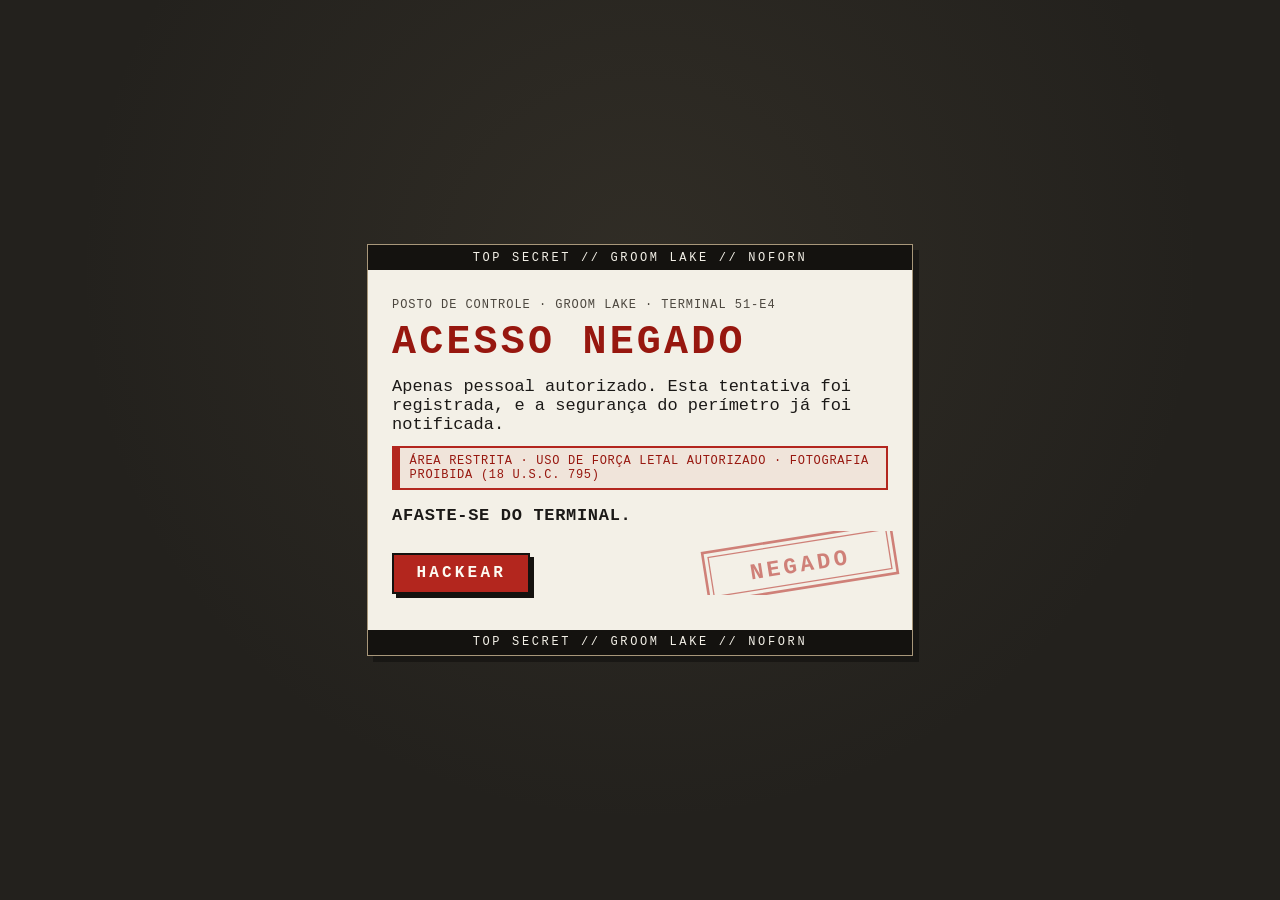
<file: index.html>
<!DOCTYPE html>
<html lang="pt-BR">
<head>
    <meta charset="UTF-8">
    <meta name="viewport" content="width=device-width, initial-scale=1.0">
    <title>Quadro de Tarefas — Desenvolvimento Front-End</title>

    <!-- O GitHub Pages publica a raiz do repositório, e a aplicação vive na
         pasta `to-do-List/`. Esta página é o posto de controle da URL
         curta: uma tela de "acesso negado" no tema do dossiê, que não abre
         nada sozinha. Só o botão "Hackear" leva ao quadro, depois de encenar
         uma invasão no terminal âmbar (o mesmo da região de resultados) e
         de uma chuva de código em tela cheia, enquanto o dossiê é extraído.

         A mesma página faz o caminho de volta. O botão "Fugir" do quadro
         abre `../#fuga`: com esse fragmento, a tela encena primeiro a
         destruição das provas e só então mostra o posto de controle de
         novo, com o acesso negado. O fragmento é apagado da URL na hora
         (history.replaceState), para um recarregamento mostrar só o posto.

         O botão "Hackear" é um link para `to-do-List/`: sem JavaScript ele
         abre o quadro direto, e com JavaScript o clique é interceptado para
         rodar a encenação antes. A navegação usa `location.replace` nos
         dois sentidos, e por isso o site ocupa uma única entrada no
         histórico: o "voltar" do navegador nunca devolve ao arquivo sem
         passar pelo "Hackear", nem repete a fuga. -->
    <link rel="canonical" href="to-do-List/">

    <!-- Estilo embutido, e curto: qualquer arquivo externo aqui seria uma
         requisição a mais antes de a tela aparecer. Por isso também não há
         fonte remota: Courier já está instalada em qualquer sistema. -->
    <style>
        :root {
            --mesa: #23211d;
            --papel: #f3f0e7;
            --tinta: #1b1917;
            --tinta-fraca: #4c473f;
            --tarja: #14120f;
            --carimbo: #b3261e;
            --carimbo-texto: #97170f;
            --concedido: #1f5c34;
            --crt-bg: #14150f;
            --crt-texto: #ffb000;
        }

        [hidden] { display: none !important; }

        body {
            margin: 0;
            min-height: 100vh;
            display: grid;
            place-items: center;
            padding: 1.5rem;
            box-sizing: border-box;
            font-family: "Courier New", Courier, monospace;
            font-size: 1.0625rem;
            background-color: var(--mesa);
            background-image: radial-gradient(ellipse at 50% 30%, rgba(120, 108, 84, 0.16), transparent 62%);
            color: var(--tinta);
        }

        main {
            width: min(100%, 34rem);
            background: var(--papel);
            border: 1px solid #a8977a;
            box-shadow: 6px 6px 0 rgba(0, 0, 0, 0.35);
        }

        .faixa {
            margin: 0;
            padding: 0.35rem 1rem;
            background: var(--tarja);
            color: var(--papel);
            font-size: 0.75rem;
            letter-spacing: 0.22em;
            text-align: center;
            text-transform: uppercase;
            overflow-wrap: anywhere;
        }

        .miolo { padding: 1.75rem 1.5rem; }

        .controle {
            margin: 0 0 0.5rem;
            color: var(--tinta-fraca);
            font-size: 0.75rem;
            letter-spacing: 0.08em;
            text-transform: uppercase;
        }

        h1 {
            margin: 0 0 0.75rem;
            font-size: clamp(1.75rem, 1.2rem + 2.5vw, 2.5rem);
            letter-spacing: 0.08em;
            text-transform: uppercase;
            color: var(--carimbo-texto);
        }

        /* Durante uma encenação o título fica em tinta comum; ao terminar,
           no verde da tinta de carimbo de "concluída" do quadro. */
        h1.andamento { color: var(--tinta); }
        h1.sucesso { color: var(--concedido); }

        p { margin: 0.5rem 0; }

        /* Placa do perímetro de Groom Lake, como na aplicação: fundo claro,
           tarja vermelha, caixa alta. O texto é o da sinalização real. */
        .aviso {
            margin-top: 0.75rem;
            padding: 0.35rem 0.6rem;
            border: 2px solid var(--carimbo);
            border-left-width: 8px;
            background: rgba(179, 38, 30, 0.06);
            color: var(--carimbo-texto);
            font-size: 0.75rem;
            letter-spacing: 0.06em;
            text-transform: uppercase;
        }

        .ordem {
            margin-top: 1rem;
            font-weight: 700;
            letter-spacing: 0.04em;
            text-transform: uppercase;
        }

        /* Carimbo de borracha NEGADO, em SVG embutido: imagem, e por isso
           nenhum leitor de tela tem o que anunciar aqui. Some junto com a
           tela de acesso negado. */
        #negado { position: relative; }

        #negado::after {
            content: "";
            position: absolute;
            right: -0.75rem;
            bottom: -0.25rem;
            width: 200px;
            height: 70px;
            opacity: 0.55;
            pointer-events: none;
            background: url("data:image/svg+xml,%3Csvg xmlns='http://www.w3.org/2000/svg' width='230' height='74' viewBox='0 0 230 74'%3E%3Cg transform='rotate(-9 115 37)'%3E%3Crect x='5' y='8' width='220' height='58' fill='none' stroke='%23b3261e' stroke-width='3'/%3E%3Crect x='11' y='14' width='208' height='46' fill='none' stroke='%23b3261e' stroke-width='1.5'/%3E%3Ctext x='115' y='47' fill='%23b3261e' font-family='Courier New,monospace' font-size='26' font-weight='700' letter-spacing='4' text-anchor='middle'%3ENEGADO%3C/text%3E%3C/g%3E%3C/svg%3E") no-repeat center / contain;
        }

        .botao {
            display: inline-block;
            margin-top: 1.25rem;
            padding: 0.6rem 1.4rem;
            border: 2px solid var(--tarja);
            background: var(--carimbo);
            color: #fdfaf2;
            font-size: 1rem;
            font-weight: 700;
            letter-spacing: 0.2em;
            text-transform: uppercase;
            text-decoration: none;
            box-shadow: 4px 4px 0 var(--tarja);
            cursor: pointer;
        }

        .botao:hover { background: var(--carimbo-texto); }

        .botao:active {
            transform: translate(4px, 4px);
            box-shadow: 0 0 0 var(--tarja);
        }

        .botao:focus-visible {
            outline: 3px solid var(--tarja);
            outline-offset: 2px;
        }

        /* Terminal âmbar das encenações: o mesmo monitor da região de
           resultados do quadro. A altura mínima cabe as quatro linhas desde
           o início, para a caixa não crescer a cada linha. */
        .terminal {
            margin: 0.75rem 0 0;
            padding: 1rem 1.1rem;
            min-height: 8rem;
            list-style: none;
            background: var(--crt-bg);
            color: var(--crt-texto);
            font-size: 0.9375rem;
            line-height: 1.5;
            box-shadow: inset 0 0 0 1px rgba(255, 176, 0, 0.25);
        }

        .terminal li {
            margin: 0;
            overflow-wrap: anywhere;
        }

        .terminal li::before { content: "> "; }

        .terminal li:last-child::after {
            content: " \2588";
            animation: piscando 1s steps(1, end) infinite;
        }

        .terminal li.destaque {
            color: #fff3c4;
            font-weight: 700;
        }

        @keyframes piscando {
            50% { opacity: 0; }
        }

        /* Chuva de código: a tela cheia entre a invasão no terminal e o
           dossiê. Fica em posição fixa, por cima de tudo, para o posto de
           controle não aparecer por baixo. O <canvas> desenha em pixels, e
           por isso recebe o tamanho da janela pelo CSS e a resolução real
           pelo JavaScript. */
        .chuva {
            position: fixed;
            inset: 0;
            z-index: 10;
            background: var(--crt-bg);
        }

        .chuva canvas {
            display: block;
            width: 100%;
            height: 100%;
        }

        /* Legenda no meio da tela, com o andamento da extração. A tarja
           escura por baixo mantém o texto legível quando um punhado de
           glifos passa atrás dele. */
        .chuva-legenda {
            position: absolute;
            left: 50%;
            top: 50%;
            transform: translate(-50%, -50%);
            margin: 0;
            padding: 0.65rem 1.1rem;
            max-width: min(90vw, 26rem);
            background: rgba(20, 21, 15, 0.82);
            box-shadow: inset 0 0 0 1px rgba(255, 176, 0, 0.35);
            color: var(--crt-texto);
            font-size: 0.9375rem;
            letter-spacing: 0.12em;
            text-align: center;
            text-transform: uppercase;
            overflow-wrap: anywhere;
        }

        .chuva-legenda b { color: #fff3c4; }

        @media (max-width: 30rem) {
            /* Em tela estreita o carimbo cairia em cima do botão. */
            #negado::after { display: none; }

            .botao {
                display: block;
                text-align: center;
            }
        }

        @media (prefers-reduced-motion: reduce) {
            .terminal li:last-child::after { animation: none; }
        }
    </style>
</head>
<body>
    <main>
        <p class="faixa" aria-hidden="true">Top secret // Groom Lake // Noforn</p>

        <div class="miolo">
            <p class="controle">Posto de controle &middot; Groom Lake &middot; terminal 51-E4</p>
            <h1 id="titulo">Acesso negado</h1>

            <div id="negado">
                <p>Apenas pessoal autorizado. Esta tentativa foi registrada, e a segurança do perímetro já foi notificada.</p>
                <p class="aviso">Área restrita &middot; uso de força letal autorizado &middot; fotografia proibida (18 U.S.C. 795)</p>
                <p class="ordem">Afaste-se do terminal.</p>
                <p><a class="botao" id="hackear" href="to-do-List/">Hackear</a></p>
            </div>

            <ol id="terminal" class="terminal" aria-live="polite" hidden></ol>
        </div>

        <p class="faixa" aria-hidden="true">Top secret // Groom Lake // Noforn</p>
    </main>

    <!-- Chuva de código, o intervalo entre a invasão e o dossiê. É
         decoração: `aria-hidden` mantém os glifos fora do leitor de tela,
         que acabou de ouvir no terminal o que está acontecendo. Começa
         escondida, e só o JavaScript a mostra. -->
    <div id="chuva" class="chuva" hidden aria-hidden="true">
        <canvas id="chuva-tela"></canvas>
        <p class="chuva-legenda"><span id="chuva-texto">Extraindo o dossiê 51-E4</span> <b id="chuva-conta">0%</b></p>
    </div>

    <script>
        /* Duas encenações no mesmo terminal, uma linha por vez:

             - a invasão, no clique em "Hackear", que termina abrindo o quadro;
             - a fuga, quando a página abre com `#fuga` (o botão "Fugir" do
               quadro), que termina mostrando o posto de controle de novo. */
        (function () {
            var botao = document.getElementById('hackear');
            var titulo = document.getElementById('titulo');
            var negado = document.getElementById('negado');
            var terminal = document.getElementById('terminal');
            var chuva = document.getElementById('chuva');

            var INTERVALO = 400;   /* ms entre uma linha e a próxima */
            var PAUSA_FINAL = 700; /* ms com a última linha na tela antes de seguir */

            /* Esconde o posto de controle, escreve os passos no terminal e,
               depois da pausa final, chama `aoTerminar`. */
            function encenar(cena) {
                negado.hidden = true;
                terminal.textContent = '';
                terminal.hidden = false;
                titulo.textContent = cena.tituloDurante;
                titulo.className = 'andamento';

                cena.passos.forEach(function (texto, indice) {
                    var ultimo = indice === cena.passos.length - 1;

                    setTimeout(function () {
                        var linha = document.createElement('li');
                        linha.textContent = texto;
                        if (ultimo) {
                            linha.className = 'destaque';
                            titulo.textContent = cena.tituloFinal;
                            titulo.className = 'sucesso';
                        }
                        terminal.appendChild(linha);

                        if (ultimo) {
                            setTimeout(cena.aoTerminar, PAUSA_FINAL);
                        }
                    }, INTERVALO * (indice + 1));
                });
            }

            /* Volta ao posto de controle, com o acesso negado de novo. */
            function mostrarPosto() {
                terminal.hidden = true;
                terminal.textContent = '';
                titulo.textContent = 'Acesso negado';
                titulo.className = '';
                negado.hidden = false;
            }

            /* A chuva de código: o intervalo entre a invasão no terminal e o
               dossiê. Uma tela cheia de glifos caindo, desenhada num
               <canvas> em vez de elementos — são centenas de desenhos por
               segundo, e cada glifo como elemento custaria recalcular o
               layout da página inteira a cada quadro.

               O rastro não é guardado em lugar nenhum: a cada quadro a tela
               leva uma demão quase transparente da cor do fundo, e o que foi
               desenhado antes vai sumindo sozinho. */
            function chuvaDeCodigo(aoTerminar) {
                /* Katakana de meia largura, algarismos e sinais: glifos de
                   largura parecida, para as colunas ficarem alinhadas. */
                var GLIFOS = 'ｱｲｳｴｵｶｷｸｹｺｻｼｽｾｿﾀﾁﾂﾃﾄﾅﾆﾇﾈﾉﾊﾋﾌﾍﾎﾏﾐﾑﾒﾓﾔﾕﾖﾗﾘﾙﾚﾛﾜﾝ0123456789#%&*+=<>[]{}$@';
                /* px entre duas colunas, e entre dois glifos. Em tela
                   estreita o passo encolhe: com 18px sobrariam umas vinte
                   colunas num celular, e a chuva ficaria rala. */
                var PASSO = window.innerWidth < 480 ? 14 : 18;
                var QUADRO = 55;      /* ms entre dois avanços da chuva */
                var DURACAO = 2600;   /* ms de chuva até chegar a 100% */
                var PAUSA = 600;      /* ms com a chuva cheia antes do dossiê */
                var COR_CABECA = '#fff3c4';
                var COR_RASTRO = '#ffb000';

                /* Quem pediu menos movimento não recebe chuva nenhuma: tela
                   inteira de glifos caindo é exatamente o tipo de animação
                   que a preferência `prefers-reduced-motion` dispensa. */
                if (window.matchMedia && window.matchMedia('(prefers-reduced-motion: reduce)').matches) {
                    aoTerminar();
                    return;
                }

                var tela = document.getElementById('chuva-tela');
                var legenda = document.getElementById('chuva-texto');
                var contador = document.getElementById('chuva-conta');
                var contexto = tela.getContext ? tela.getContext('2d') : null;

                /* Sem contexto 2d a chuva simplesmente não acontece, e o
                   dossiê abre do mesmo jeito. */
                if (!contexto) {
                    aoTerminar();
                    return;
                }

                chuva.hidden = false;

                var largura = 0;
                var altura = 0;
                var colunas = 0;
                var gotas = [];
                var comecou = 0;
                var ultimoQuadro = 0;
                var mostrado = -1;
                var pedido = 0;

                function glifo() {
                    return GLIFOS.charAt(Math.floor(Math.random() * GLIFOS.length));
                }

                function dimensionar() {
                    /* Em tela de alta densidade o <canvas> precisa de mais
                       pixels do que o CSS pede, senão o glifo sai borrado. O
                       teto de 2 evita desenhar nove vezes a mesma tela num
                       aparelho de densidade 3. */
                    var densidade = Math.min(window.devicePixelRatio || 1, 2);

                    largura = tela.clientWidth;
                    altura = tela.clientHeight;
                    tela.width = Math.round(largura * densidade);
                    tela.height = Math.round(altura * densidade);

                    /* Mexer em width/height zera o contexto: escala, fonte,
                       alinhamento e cor precisam ser ditos de novo. */
                    contexto.setTransform(densidade, 0, 0, densidade, 0, 0);
                    contexto.font = PASSO + 'px "Courier New", Courier, monospace';
                    contexto.textBaseline = 'top';
                    contexto.fillStyle = '#14150f';
                    contexto.fillRect(0, 0, largura, altura);

                    var linhas = Math.ceil(altura / PASSO);
                    var novas = Math.ceil(largura / PASSO);
                    for (var i = colunas; i < novas; i++) {
                        /* Cada coluna nova começa numa altura sorteada, do
                           topo ao rodapé: a chuva já aparece no meio do
                           caminho, em tela cheia, em vez de todas as colunas
                           caírem em bloco a partir da primeira linha. */
                        gotas[i] = Math.floor(Math.random() * (linhas + 20)) - 20;
                    }
                    colunas = novas;
                }

                function desenhar() {
                    contexto.fillStyle = 'rgba(20, 21, 15, 0.09)';
                    contexto.fillRect(0, 0, largura, altura);

                    for (var i = 0; i < colunas; i++) {
                        var x = i * PASSO;
                        var y = gotas[i] * PASSO;

                        contexto.fillStyle = COR_CABECA;
                        contexto.fillText(glifo(), x, y);

                        /* O glifo de cima é repintado em âmbar: sem isso o
                           rastro desbotaria a partir do branco da cabeça, e a
                           tela perderia a cor do terminal. */
                        contexto.fillStyle = COR_RASTRO;
                        contexto.fillText(glifo(), x, y - PASSO);

                        gotas[i]++;

                        /* Coluna que passou do rodapé recomeça — mas não
                           todas de uma vez: o sorteio espalha os recomeços. */
                        if (y > altura && Math.random() > 0.975) gotas[i] = 0;
                    }
                }

                function terminar() {
                    window.cancelAnimationFrame(pedido);
                    window.removeEventListener('resize', dimensionar);
                    aoTerminar();
                }

                /* Um único relógio para as duas coisas: o navegador chama
                   `quadro` a cada atualização de tela, e é dali que saem
                   tanto o ritmo da chuva quanto a contagem da extração. */
                function quadro(agora) {
                    if (!comecou) {
                        comecou = agora;
                        ultimoQuadro = agora - QUADRO;
                    }

                    if (agora - ultimoQuadro >= QUADRO) {
                        ultimoQuadro = agora;
                        desenhar();
                    }

                    var porcento = Math.min(Math.floor((agora - comecou) / DURACAO * 100), 100);
                    if (porcento !== mostrado) {
                        mostrado = porcento;
                        contador.textContent = porcento + '%';
                        if (porcento === 100) legenda.textContent = 'Dossiê 51-E4 recuperado';
                    }

                    if (agora - comecou >= DURACAO + PAUSA) {
                        terminar();
                        return;
                    }

                    pedido = window.requestAnimationFrame(quadro);
                }

                dimensionar();
                window.addEventListener('resize', dimensionar);
                pedido = window.requestAnimationFrame(quadro);
            }

            /* A invasão. Clique com modificador (nova aba, nova janela) segue
               o link normal. */
            botao.addEventListener('click', function (evento) {
                if (evento.ctrlKey || evento.metaKey || evento.shiftKey || evento.altKey || evento.button !== 0) {
                    return;
                }
                evento.preventDefault();

                encenar({
                    tituloDurante: 'Invadindo o arquivo',
                    tituloFinal: 'Acesso concedido',
                    passos: [
                        'conectando ao terminal de acesso… ok',
                        'contornando o perímetro… ok',
                        'quebrando a cifra do arquivo 51-E4… ok',
                        'ACESSO CONCEDIDO. abrindo o dossiê…'
                    ],
                    aoTerminar: function () {
                        chuvaDeCodigo(function () { location.replace(botao.href); });
                    }
                });
            });

            /* A fuga. O fragmento sai da URL na hora, para um recarregamento
               mostrar só o posto de controle. */
            if (location.hash === '#fuga') {
                history.replaceState(null, '', location.pathname + location.search);

                encenar({
                    tituloDurante: 'Abandonando o arquivo',
                    tituloFinal: 'Fuga concluída',
                    passos: [
                        'apagando o registro de acesso… ok',
                        'destruindo as provas… ok',
                        'queimando as cópias do dossiê 51-E4… ok',
                        'FUGA CONCLUÍDA. saindo pelo perímetro…'
                    ],
                    aoTerminar: mostrarPosto
                });
            }
        }());
    </script>
</body>
</html>
</file>
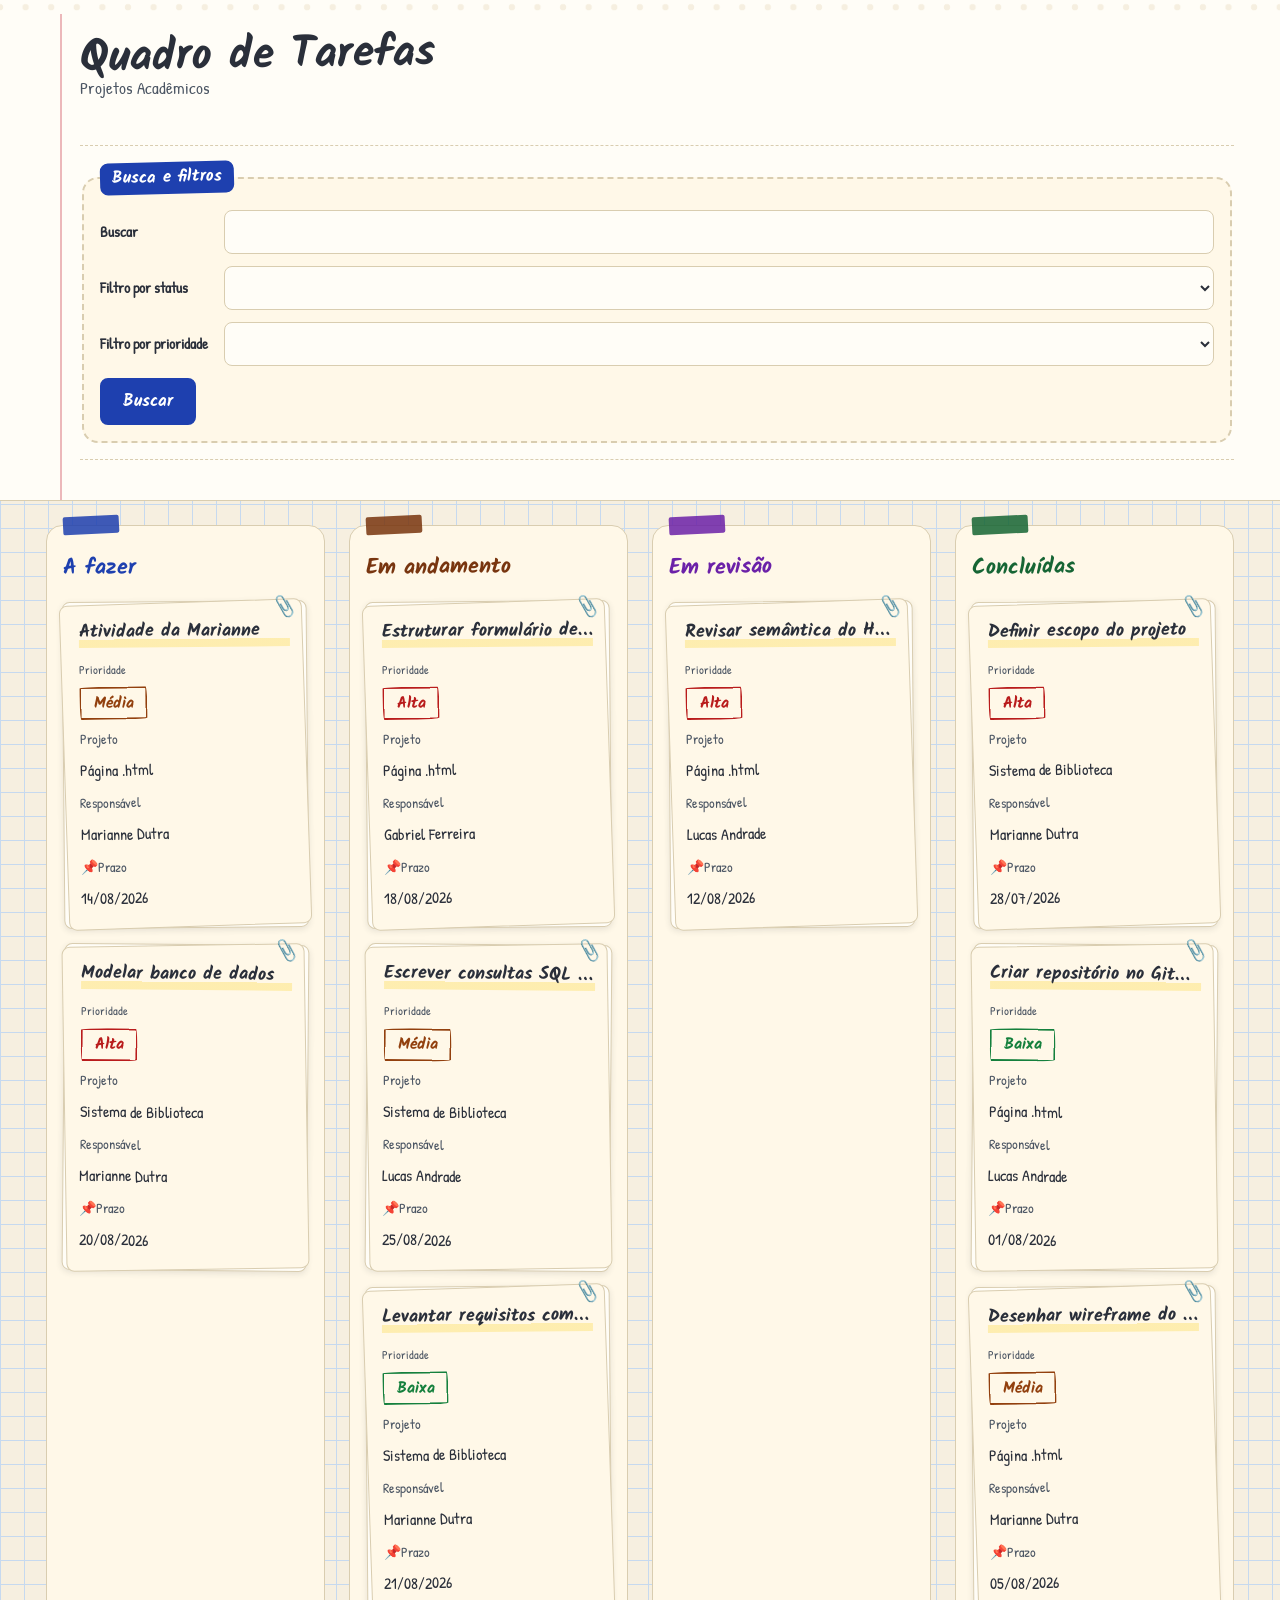
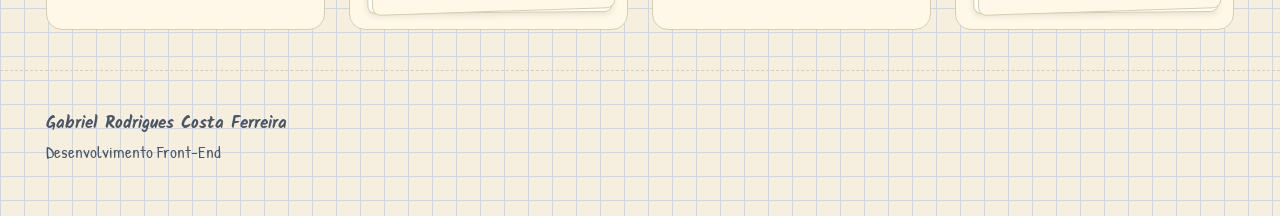
<file: tarefa-05-08/index.html>
<!DOCTYPE html>
<html lang="pt-BR">
<head>
    <meta charset="UTF-8">
    <meta name="viewport" content="width=device-width, initial-scale=1.0">
    <title>Quadro de Tarefas — Projetos Acadêmicos</title>
    <link rel="preconnect" href="https://fonts.googleapis.com">
    <link rel="preconnect" href="https://fonts.gstatic.com" crossorigin>
    <link href="https://fonts.googleapis.com/css2?family=Kalam:wght@400;700&family=Patrick+Hand&display=swap" rel="stylesheet">
    <link rel="stylesheet" href="styles.css">
</head>
<body>
    <header>
        <h1>Quadro de Tarefas</h1>
        <p>Projetos Acadêmicos</p>
        <br>
        <hr>
        <search>
            <form action="">
                <fieldset>
                    <legend>Busca e filtros</legend>

                    <label for="busca">Buscar</label>
                    <input type="text" name="busca" id="busca">

                    <label for="stts">Filtro por status</label>
                    <select name="status" id="stts">
                        <option value=""></option>
                        <option value="fazer">A fazer</option>
                        <option value="andamento">Em andamento</option>
                        <option value="revisao">Em revisão</option>
                        <option value="concluida">Concluída</option>
                    </select>

                    <label for="prop">Filtro por prioridade</label>
                    <select name="prop" id="prop">
                        <option value=""></option>
                        <option value="baixa">Baixa</option>
                        <option value="media">Média</option>
                        <option value="alta">Alta</option>
                    </select>

                    <button type="submit">Buscar</button>
                </fieldset>
            </form>
        </search>
        <hr>
    </header>

    <main>

        <section class="afazer" aria-labelledby="col-fazer">
            <h2 id="col-fazer">A fazer</h2>
            <ul>
                <li><article>
                    <h3>Atividade da Marianne</h3>
                    <dl>
                        <dt>Projeto</dt>
                        <dd>Página .html</dd>

                        <dt>Responsável</dt>
                        <dd>Marianne Dutra</dd>

                        <dt>Prazo</dt>
                        <dd>14/08/2026</dd>

                        <dt>Prioridade</dt>
                        <dd class="prioridade-media">Média</dd>
                    </dl>

                </article></li>

                <li><article>
                    <h3>Modelar banco de dados</h3>
                    <dl>
                        <dt>Projeto</dt>
                        <dd>Sistema de Biblioteca</dd>

                        <dt>Responsável</dt>
                        <dd>Marianne Dutra</dd>

                        <dt>Prazo</dt>
                        <dd><time datetime="2026-08-20">20/08/2026</time></dd>

                        <dt>Prioridade</dt>
                        <dd class="prioridade-alta">Alta</dd>
                    </dl>
                </article></li>
            </ul>
        </section>

        <section class="emandamento" aria-labelledby="col-andamento">
            <h2 id="col-andamento">Em andamento</h2>
            <ul>
                <li>
                    <article>
                        <h3>Estruturar formulário de cadastro</h3>
                        <dl>
                            <dt>Projeto</dt>
                            <dd>Página .html</dd>

                            <dt>Responsável</dt>
                            <dd>Gabriel Ferreira</dd>

                            <dt>Prazo</dt>
                            <dd><time datetime="2026-08-18">18/08/2026</time></dd>

                            <dt>Prioridade</dt>
                            <dd class="prioridade-alta">Alta</dd>
                        </dl>
                    </article>
                </li>

                <li>
                    <article>
                        <h3>Escrever consultas SQL de empréstimo</h3>
                        <dl>
                            <dt>Projeto</dt>
                            <dd>Sistema de Biblioteca</dd>

                            <dt>Responsável</dt>
                            <dd>Lucas Andrade</dd>

                            <dt>Prazo</dt>
                            <dd><time datetime="2026-08-25">25/08/2026</time></dd>

                            <dt>Prioridade</dt>
                            <dd class="prioridade-media">Média</dd>
                        </dl>
                    </article>
                </li>

                <li>
                    <article>
                        <h3>Levantar requisitos com o cliente</h3>
                        <dl>
                            <dt>Projeto</dt>
                            <dd>Sistema de Biblioteca</dd>

                            <dt>Responsável</dt>
                            <dd>Marianne Dutra</dd>

                            <dt>Prazo</dt>
                            <dd><time datetime="2026-08-21">21/08/2026</time></dd>

                            <dt>Prioridade</dt>
                            <dd class="prioridade-baixa">Baixa</dd>
                        </dl>
                    </article>
                </li>
            </ul>

        </section>

        <section class="emrevisao" aria-labelledby="col-revisao">
            <h2 id="col-revisao">Em revisão</h2>
            <ul>
                <li>
                    <article>
                        <h3>Revisar semântica do HTML</h3>
                        <dl>
                            <dt>Projeto</dt>
                            <dd>Página .html</dd>

                            <dt>Responsável</dt>
                            <dd>Lucas Andrade</dd>

                            <dt>Prazo</dt>
                            <dd><time datetime="2026-08-12">12/08/2026</time></dd>

                            <dt>Prioridade</dt>
                            <dd class="prioridade-alta">Alta</dd>
                        </dl>
                    </article>
                </li>
            </ul>
        </section>

        <section class="concluidas" aria-labelledby="col-concluida">
            <h2 id="col-concluida">Concluídas</h2>
            <ul>
                <li>
                    <article>
                        <h3>Definir escopo do projeto</h3>
                        <dl>
                            <dt>Projeto</dt>
                            <dd>Sistema de Biblioteca</dd>

                            <dt>Responsável</dt>
                            <dd>Marianne Dutra</dd>

                            <dt>Prazo</dt>
                            <dd><time datetime="2026-07-28">28/07/2026</time></dd>

                            <dt>Prioridade</dt>
                            <dd class="prioridade-alta">Alta</dd>
                        </dl>
                    </article>
                </li>

                <li>
                    <article>
                        <h3>Criar repositório no GitHub</h3>
                        <dl>
                            <dt>Projeto</dt>
                            <dd>Página .html</dd>

                            <dt>Responsável</dt>
                            <dd>Lucas Andrade</dd>

                            <dt>Prazo</dt>
                            <dd><time datetime="2026-08-01">01/08/2026</time></dd>

                            <dt>Prioridade</dt>
                            <dd class="prioridade-baixa">Baixa</dd>
                        </dl>
                    </article>
                </li>

                <li>
                    <article>
                        <h3>Desenhar wireframe do quadro</h3>
                        <dl>
                            <dt>Projeto</dt>
                            <dd>Página .html</dd>

                            <dt>Responsável</dt>
                            <dd>Marianne Dutra</dd>

                            <dt>Prazo</dt>
                            <dd><time datetime="2026-08-05">05/08/2026</time></dd>

                            <dt>Prioridade</dt>
                            <dd class="prioridade-media">Média</dd>
                        </dl>
                    </article>
                </li>
            </ul>
        </section>

    </main>
    <hr>
    <footer>
        <h2>Gabriel Rodrigues Costa Ferreira</h2>
        <p>Desenvolvimento Front-End</p>
    </footer>
    <br>
</body>
</html>
</file>
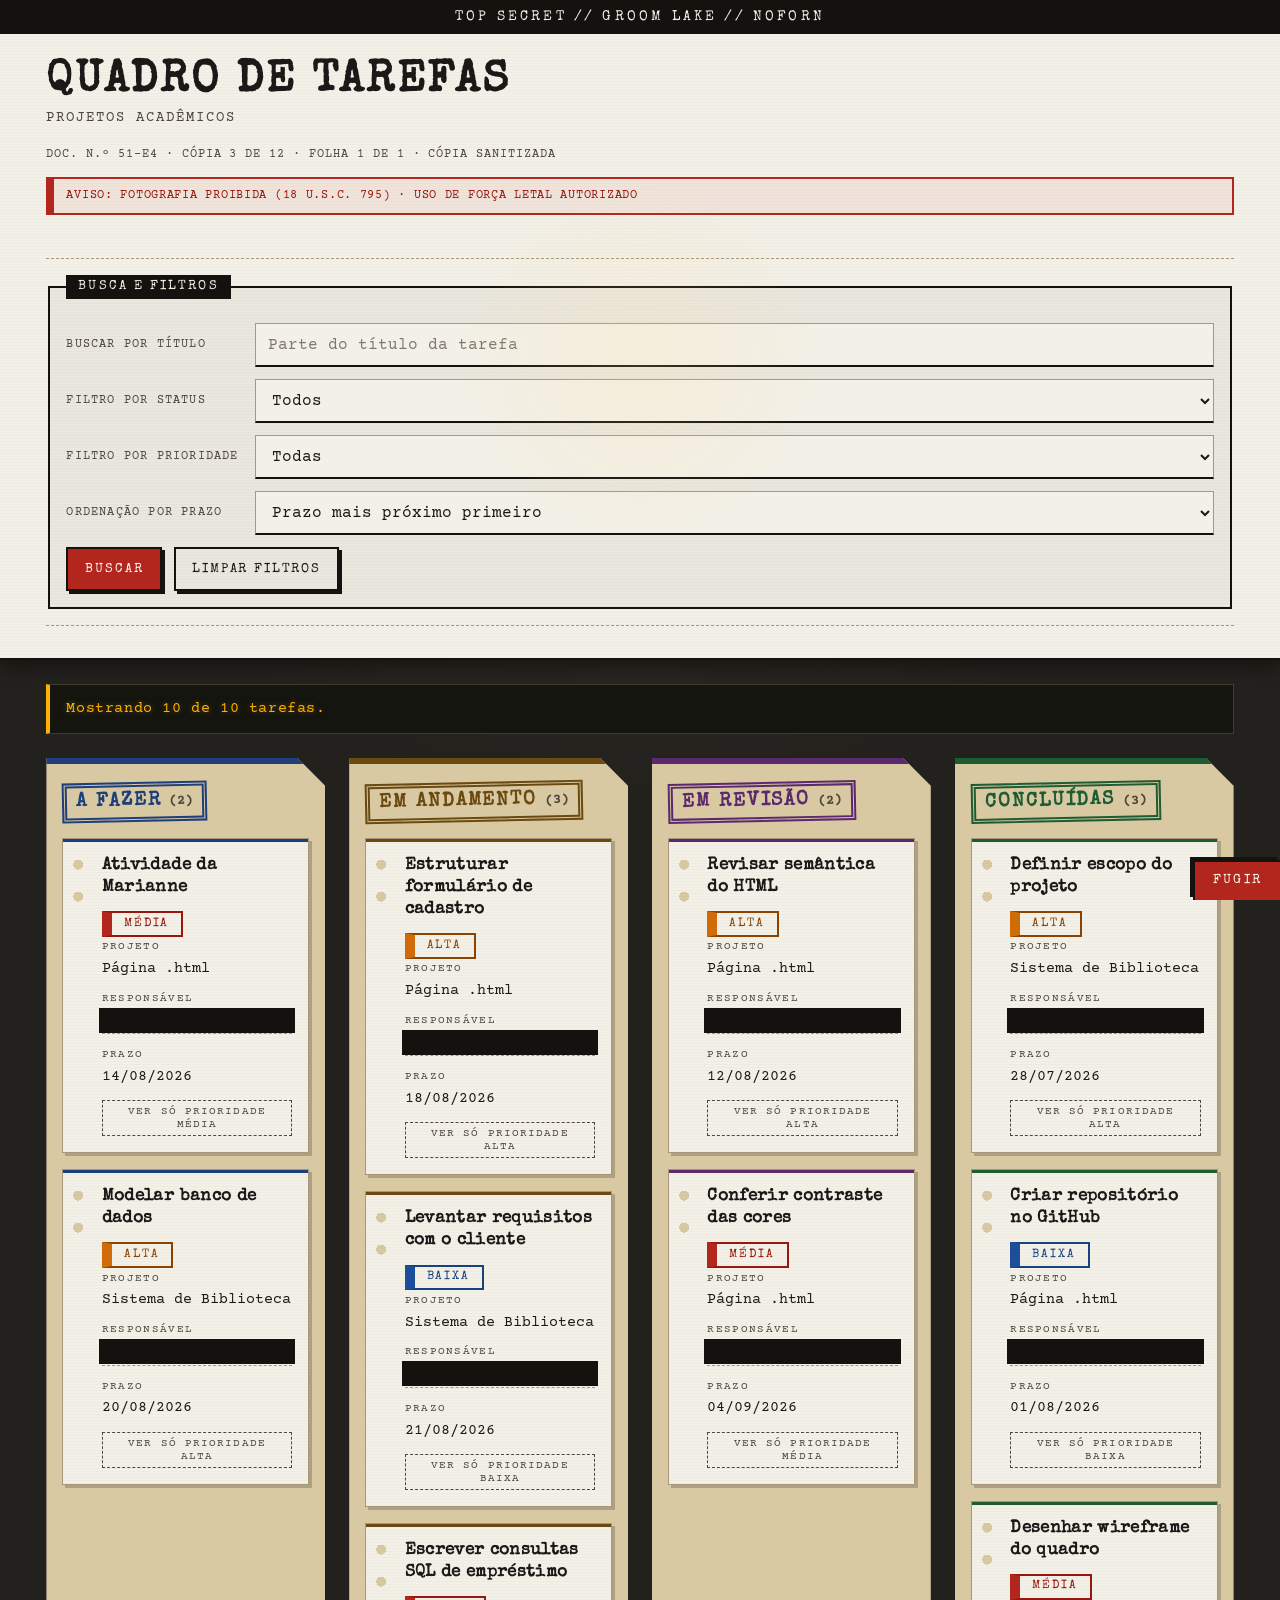
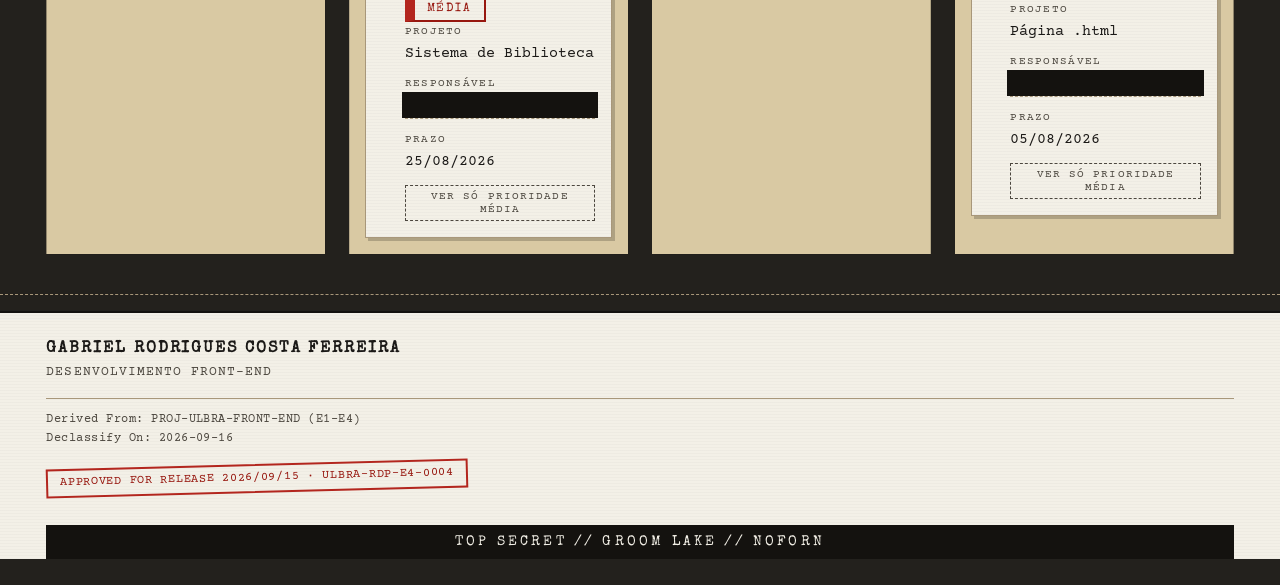
<file: to-do-List/index.html>
<!DOCTYPE html>
<html lang="pt-BR">
<head>
    <meta charset="UTF-8">
    <meta name="viewport" content="width=device-width, initial-scale=1.0">
    <title>Quadro de Tarefas — Projetos Acadêmicos</title>
    <link rel="preconnect" href="https://fonts.googleapis.com">
    <link rel="preconnect" href="https://fonts.gstatic.com" crossorigin>
    <!-- Special Elite: tipos de máquina de escrever com desgaste de tinta,
         para os carimbos e títulos. Courier Prime: o Courier redesenhado para
         tela, para o texto datilografado. Pilha de reserva em styles.css. -->
    <link href="https://fonts.googleapis.com/css2?family=Courier+Prime:ital,wght@0,400;0,700;1,400&family=Special+Elite&display=swap" rel="stylesheet">
    <link rel="stylesheet" href="styles.css">
</head>
<body>
    <header>
        <!-- Convenção real de marcação: a banner line, com a classificação
             mais alta contida no documento, aparece no cabeçalho E no pé de
             cada página. A do pé está no <footer>. -->
        <p class="faixa-classificacao" aria-hidden="true">TOP SECRET // GROOM LAKE // NOFORN</p>

        <h1>Quadro de Tarefas</h1>
        <p class="subtitulo">Projetos Acadêmicos</p>

        <p class="linha-controle" aria-hidden="true">DOC. N.º 51-E4 &middot; CÓPIA 3 DE 12 &middot; FOLHA 1 DE 1 &middot; CÓPIA SANITIZADA</p>

        <p class="aviso-perimetro" aria-hidden="true">Aviso: fotografia proibida (18 U.S.C. 795) &middot; uso de força letal autorizado</p>
        <br>
        <hr>
        <search>
            <form id="form-busca" action="">
                <fieldset>
                    <legend>Busca e filtros</legend>

                    <label for="busca">Buscar por título</label>
                    <input type="text" name="busca" id="busca" placeholder="Parte do título da tarefa" autocomplete="off">

                    <label for="stts">Filtro por status</label>
                    <select name="status" id="stts">
                        <option value="">Todos</option>
                        <option value="fazer">A fazer</option>
                        <option value="andamento">Em andamento</option>
                        <option value="revisao">Em revisão</option>
                        <option value="concluida">Concluída</option>
                    </select>

                    <label for="prop">Filtro por prioridade</label>
                    <select name="prop" id="prop">
                        <option value="">Todas</option>
                        <option value="baixa">Baixa</option>
                        <option value="media">Média</option>
                        <option value="alta">Alta</option>
                    </select>

                    <label for="ordem">Ordenação por prazo</label>
                    <select name="ordenacao" id="ordem">
                        <option value="prazo-asc">Prazo mais próximo primeiro</option>
                        <option value="prazo-desc">Prazo mais distante primeiro</option>
                    </select>

                    <!-- "Buscar" é type="submit" porque agora existe JavaScript
                         tratando o formulário: o submit é impedido e apenas manda
                         redesenhar. Assim a tecla Enter no campo de busca também
                         funciona, sem recarregar a página. A busca em si é ao vivo,
                         no evento input — o botão é uma confirmação, não a origem. -->
                    <div class="acoes-busca">
                        <button type="submit">Buscar</button>
                        <button type="button" id="limpar" class="botao-secundario">Limpar filtros</button>
                    </div>
                </fieldset>
            </form>
        </search>

        <hr>
    </header>

    <!-- Região viva: existe desde o carregamento do documento e começa VAZIA.
         Precisa estar no HTML antes de qualquer mudança, porque o leitor de
         tela só anuncia alterações de elementos que ele já estava observando.
         Um elemento criado junto com a mensagem não anuncia nada. -->
    <p id="regiao-status" class="regiao-status" role="status" aria-live="polite"></p>

    <!-- Painel dos estados de carregando, vazio e erro. -->
    <div id="painel-estado" class="painel-estado" hidden></div>

    <main>

        <section class="afazer" aria-labelledby="col-fazer" data-status="fazer">
            <h2 id="col-fazer">A fazer <span class="contador"></span></h2>
            <ul></ul>
        </section>

        <section class="emandamento" aria-labelledby="col-andamento" data-status="andamento">
            <h2 id="col-andamento">Em andamento <span class="contador"></span></h2>
            <ul></ul>
        </section>

        <section class="emrevisao" aria-labelledby="col-revisao" data-status="revisao">
            <h2 id="col-revisao">Em revisão <span class="contador"></span></h2>
            <ul></ul>
        </section>

        <section class="concluidas" aria-labelledby="col-concluida" data-status="concluida">
            <h2 id="col-concluida">Concluídas <span class="contador"></span></h2>
            <ul></ul>
        </section>

    </main>
    <hr>
    <footer>
        <h2>Gabriel Rodrigues Costa Ferreira</h2>
        <p>Desenvolvimento Front-End</p>

        <!-- Bloco de autoridade de classificação: nos documentos reais é onde
             se registra de onde a classificação foi derivada e quando ela
             cai. O selo abaixo imita o "Approved For Release" que o CREST
             estampa nas cópias liberadas por FOIA. -->
        <p class="bloco-autoridade" aria-hidden="true">Derived From: PROJ-ULBRA-FRONT-END (E1&ndash;E4)<br>Declassify On: 2026-09-16</p>

        <p class="selo-liberacao" aria-hidden="true">Approved For Release 2026/09/15 &middot; ULBRA-RDP-E4-0004</p>

        <p class="faixa-classificacao" aria-hidden="true">TOP SECRET // GROOM LAKE // NOFORN</p>
    </footer>
    <br>

    <!-- Saída de emergência: fixa no canto inferior direito da tela, fora do
         fluxo do documento e fora do ciclo de dados. É um link para a página
         raiz em modo de fuga, onde a encenação de destruir as provas termina
         no posto de controle, com o acesso negado de novo. -->
    <a class="botao-fugir" id="fugir" href="../#fuga">Fugir</a>

    <script type="module" src="js/main.js"></script>

    <!-- Módulo à parte, de propósito: só apresentação. Não é importado por
         main.js e não participa do ciclo de dados. Se falhar, a aplicação
         continua inteira — apaga-se a lanterna, nada mais. -->
    <script type="module" src="js/efeitos.js"></script>

    <!-- Idem: só troca a navegação do botão "Fugir" por `location.replace`.
         Sem ele, o botão continua funcionando como link comum. -->
    <script type="module" src="js/fugir.js"></script>
</body>
</html>
</file>
<file: tarefa-05-08/styles.css>
/* ==========================================================================
   Reset e caixa de dimensionamento
   ========================================================================== */

*,
*::before,
*::after {
  box-sizing: border-box;
}

body,
h1, h2, h3,
p, dl, dd,
ul {
  margin: 0;
}

ul {
  padding: 0;
  list-style: none;
}

hr {
  border: none;
  border-top: 1px dashed var(--color-border);
  margin-block: var(--space-3);
}

/* ==========================================================================
   Sistema de design — propriedades personalizadas
   ========================================================================== */

:root {
  /* Papel: superfície, texto e borda */
  --color-bg: #f6efe0;
  --color-surface: #fffdf7;
  --color-surface-alt: #fff8e8;
  --color-text: #2a2f3a;
  --color-text-muted: #4b5563;
  --color-border: #d9cdb0;

  /* Linhas de caderno quadriculado / pauta */
  --paper-grid-line: #c6d9ef;
  --paper-margin-line: #e08a93;

  /* Uma cor por status, como canetas diferentes */
  --color-status-fazer: #1e40af;
  --color-status-andamento: #78350f;
  --color-status-revisao: #6b21a8;
  --color-status-concluida: #166534;

  /* Cor por prioridade, como se corrigida a caneta */
  --pen-alta: #b91c1c;
  --pen-media: #92400e;
  --pen-baixa: #15803d;

  /* Escala de espaçamento */
  --space-1: 0.5rem;
  --space-2: 0.75rem;
  --space-3: 1rem;
  --space-4: 1.5rem;

  /* Raios de canto */
  --radius: 0.5rem;
  --radius-lg: 1rem;

  /* Tipografia */
  --font-hand: "Kalam", "Comic Sans MS", cursive;
  --font-note: "Patrick Hand", var(--font-hand), sans-serif;
}

/* ==========================================================================
   Base — papel quadriculado por trás de tudo
   ========================================================================== */

body {
  font-family: var(--font-note);
  font-size: 1.0625rem;
  line-height: 1.6;
  color: var(--color-text);
  background-color: var(--color-bg);
  background-image:
    linear-gradient(var(--paper-grid-line) 1px, transparent 1px),
    linear-gradient(90deg, var(--paper-grid-line) 1px, transparent 1px);
  background-size: 1.5rem 1.5rem;
}

h1 {
  font-family: var(--font-hand);
  font-weight: 700;
  font-size: clamp(1.75rem, 1.2rem + 2.5vw, 2.75rem);
  line-height: 1.15;
  transform: rotate(-1deg);
}

h2 {
  font-family: var(--font-hand);
  font-weight: 700;
  font-size: clamp(1.1rem, 1rem + 0.6vw, 1.375rem);
}

/* ==========================================================================
   Cabeçalho — folha de rosto do caderno
   ========================================================================== */

header {
  position: relative;
  padding: var(--space-4) clamp(1rem, 0.5rem + 3vw, 3rem);
  padding-left: clamp(3rem, 2rem + 4vw, 5rem);
  background: var(--color-surface);
  border-bottom: 1px solid var(--color-border);
  overflow: hidden;
}

/* furos de espiral, no topo da folha */
header::after {
  content: "";
  position: absolute;
  inset: 0 0 auto 0;
  height: 0.9rem;
  background-image: repeating-radial-gradient(
    circle,
    var(--color-bg) 0 0.2rem,
    var(--color-surface) 0.22rem 0.95rem
  );
  background-size: 1.6rem 1.6rem;
  background-position: 0.8rem center;
}

/* linha vermelha de margem, como numa folha de caderno */
header::before {
  content: "";
  position: absolute;
  top: 0.9rem;
  bottom: 0;
  left: clamp(2.25rem, 1.5rem + 3vw, 3.75rem);
  width: 2px;
  background: var(--paper-margin-line);
  opacity: 0.6;
}

header p {
  color: var(--color-text-muted);
  font-size: 1.05rem;
}

fieldset {
  border: 2px dashed var(--color-border);
  border-radius: var(--radius-lg);
  padding: var(--space-3);
  background: var(--color-surface-alt);
  display: grid;
  grid-template-columns: 1fr;
  gap: var(--space-2) var(--space-3);
}

legend {
  font-family: var(--font-hand);
  font-weight: 700;
  padding: 0.15rem var(--space-2);
  background: var(--color-status-fazer);
  color: #ffffff;
  border-radius: var(--radius);
  transform: rotate(-1.5deg);
}

fieldset label {
  font-size: 0.9375rem;
  font-weight: 700;
  align-self: center;
}

fieldset input,
fieldset select {
  width: 100%;
  min-height: 2.75rem;
  padding: var(--space-1) var(--space-2);
  border: 1px solid var(--color-border);
  border-radius: var(--radius);
  background: var(--color-surface);
  color: var(--color-text);
  font-family: var(--font-note);
  font-size: 1rem;
}

fieldset button {
  min-height: 2.75rem;
  min-width: 6rem;
  padding: var(--space-1) var(--space-3);
  border: 2px solid var(--color-status-fazer);
  border-radius: var(--radius);
  background: var(--color-status-fazer);
  color: #ffffff;
  font-family: var(--font-hand);
  font-weight: 700;
  font-size: 1.0625rem;
  cursor: pointer;
  justify-self: start;
}

/* ==========================================================================
   Quadro (Grid) e colunas (Flexbox)
   ========================================================================== */

main {
  display: grid;
  grid-template-columns: minmax(0, 1fr);
  gap: var(--space-4);
  padding: var(--space-4) clamp(1rem, 0.5rem + 3vw, 3rem);
}

main section {
  position: relative;
  display: flex;
  flex-direction: column;
  gap: var(--space-3);
  min-width: 0;
  background: var(--color-surface-alt);
  border: 1px solid var(--color-border);
  border-radius: var(--radius-lg);
  padding: var(--space-4) var(--space-3) var(--space-3);
}

.afazer      { --status-color: var(--color-status-fazer); }
.emandamento { --status-color: var(--color-status-andamento); }
.emrevisao   { --status-color: var(--color-status-revisao); }
.concluidas  { --status-color: var(--color-status-concluida); }

/* fita adesiva prendendo a coluna, como num mural */
main section::before {
  content: "";
  position: absolute;
  top: -0.6rem;
  left: var(--space-3);
  width: 3.5rem;
  height: 1.15rem;
  background: var(--status-color);
  opacity: 0.85;
  transform: rotate(-3deg);
  border-radius: 2px;
}

main section h2 {
  color: var(--status-color);
  transform: rotate(-0.5deg);
}

main section ul {
  display: flex;
  flex-direction: column;
  gap: var(--space-3);
  min-width: 0;
}

main section li {
  min-width: 0;
}

/* ==========================================================================
   Cartão de tarefa — folha de caderno arrancada
   ========================================================================== */

article {
  position: relative;
  z-index: 0;
  display: flex;
  flex-direction: column;
  gap: var(--space-2);
  min-width: 0;
  height: 100%;
  background: var(--color-surface);
  border: 1px solid var(--color-border);
  border-radius: var(--radius);
  padding: var(--space-3);
  box-shadow: 0 2px 6px rgba(42, 47, 58, 0.12);
  transform: rotate(var(--tilt, -0.5deg));
  transition: transform 0.15s ease, box-shadow 0.15s ease;
}

main section li:nth-child(even) article {
  --tilt: 0.5deg;
}

article:hover,
article:focus-within {
  transform: rotate(0deg);
  box-shadow: 0 6px 14px rgba(42, 47, 58, 0.18);
}

/* folha "de baixo" da pilha, para dar volume de papel */
article::after {
  content: "";
  position: absolute;
  inset: 0;
  z-index: -1;
  background: var(--color-surface-alt);
  border: 1px solid var(--color-border);
  border-radius: var(--radius);
  transform: rotate(-1.4deg);
}

/* clipe de papel decorativo no canto do cartão */
article::before {
  content: "\1F4CE";
  position: absolute;
  top: -0.6rem;
  right: 0.6rem;
  font-size: 1.15rem;
  transform: rotate(12deg);
  pointer-events: none;
}

article h3 {
  font-family: var(--font-hand);
  font-weight: 700;
  min-width: 0;
  font-size: 1.125rem;
  white-space: nowrap;
  overflow: hidden;
  text-overflow: ellipsis;
  background-image: linear-gradient(to bottom, transparent 72%, #fde68a99 72%);
}

article dl {
  display: flex;
  flex-direction: column;
  flex: 1;
  min-width: 0;
  gap: var(--space-1);
}

article dt {
  font-size: 0.875rem;
  color: var(--color-text-muted);
}

article dd {
  font-size: 1rem;
  overflow-wrap: anywhere;
}

/* prazo com um alfinete, marcando a página */
article dt:nth-of-type(3)::before {
  content: "\1F4CC ";
}

/* prioridade logo abaixo do título, como um selo circulado à caneta */
article dt:nth-of-type(4),
article dd:nth-of-type(4) {
  order: -1;
}

article dt:nth-of-type(4) {
  font-size: 0.75rem;
}

article dd:nth-of-type(4) {
  display: inline-flex;
  align-self: flex-start;
  padding: 0.1rem var(--space-2);
  border: 2px solid currentColor;
  border-radius: 255px 15px 225px 15px / 15px 225px 15px 255px;
  font-family: var(--font-hand);
  font-weight: 700;
}

.prioridade-alta  { color: var(--pen-alta); }
.prioridade-media { color: var(--pen-media); }
.prioridade-baixa { color: var(--pen-baixa); }

/* prazo fixado na base do cartão */
article dt:nth-of-type(3) {
  margin-top: auto;
}

/* ==========================================================================
   Rodapé
   ========================================================================== */

footer {
  padding: var(--space-4) clamp(1rem, 0.5rem + 3vw, 3rem);
  color: var(--color-text-muted);
}

footer h2 {
  font-size: 1.05rem;
}

/* ==========================================================================
   Acessibilidade — foco visível
   ========================================================================== */

a:focus-visible,
button:focus-visible,
input:focus-visible,
select:focus-visible {
  outline: 3px solid var(--color-status-fazer);
  outline-offset: 2px;
}

/* ==========================================================================
   Breakpoints (mobile-first, min-width)
   ========================================================================== */

/* 30rem (480px): a busca já tem largura suficiente para colocar cada rótulo
   ao lado do seu campo, em vez de empilhado, sem espremer os campos */
@media (min-width: 30rem) {
  fieldset {
    grid-template-columns: auto 1fr;
    align-items: center;
  }

  fieldset button {
    grid-column: 1 / -1;
  }
}

/* 40rem (640px): há espaço para duas colunas de status lado a lado sem que
   os cartões fiquem estreitos demais e o texto passe a quebrar mal */
@media (min-width: 40rem) {
  main {
    grid-template-columns: repeat(2, minmax(0, 1fr));
  }
}

/* 64rem (1024px): a tela é larga o bastante para as quatro colunas de
   status lado a lado sem apertar o conteúdo dos cartões */
@media (min-width: 64rem) {
  main {
    grid-template-columns: repeat(4, minmax(0, 1fr));
  }
}
</file>
<file: to-do-List/styles.css>
/* ==========================================================================
   Quadro de Tarefas — dossiê desclassificado
   ==========================================================================

   A estética imita um documento classificado liberado por FOIA, do tipo que
   a CIA publica no acervo CREST. As convenções abaixo são reais, não
   inventadas — cada uma está documentada no README:

     BANNER LINE   a classificação mais alta do documento aparece em faixa
                   no cabeçalho E no pé da página (aqui, no header e no
                   footer, ambas aria-hidden: são cenário).
     CÓDIGO DE COR laranja = TOP SECRET (SF 703), vermelho = SECRET
                   (SF 704), azul = CONFIDENTIAL (SF 705). É o código dos
                   cover sheets americanos, aplicado aqui às três
                   prioridades.
     TARJA         o retângulo preto sobre o texto sanitizado. Aqui ele cobre
                   o responsável e levanta quando o ponteiro passa.
     BLOCO DE      "Derived From" e "Declassify On", no pé — onde o documento
     AUTORIDADE    registra de onde a classificação veio e quando ela cai.

   Três suportes se empilham: a mesa escura, a pasta de papel-manilha (as
   colunas) e a fotocópia (os cartões). O texto vive sempre na fotocópia ou
   na pasta, nunca na mesa — é o que mantém o contraste alto mesmo com o
   fundo escuro.
   ========================================================================== */

/* ==========================================================================
   Reset e caixa de dimensionamento
   ========================================================================== */

*,
*::before,
*::after {
  box-sizing: border-box;
}

body,
h1, h2, h3,
p, dl, dd,
ul {
  margin: 0;
}

ul {
  padding: 0;
  list-style: none;
}

/* ==========================================================================
   Sistema de design — propriedades personalizadas
   ========================================================================== */

:root {
  /* Os três suportes */
  --color-bg: #23211d;          /* a mesa do arquivo */
  --color-surface: #f3f0e7;     /* a fotocópia */
  --color-surface-alt: #d9c9a3; /* a pasta de papel-manilha */

  /* Datilografia */
  --color-text: #1b1917;
  --color-text-muted: #4c473f;
  --color-border: #a8977a;
  --color-tarja: #14120f;       /* o preto da censura */

  /* Código de cor dos cover sheets (SF 703 / 704 / 705).
     As variantes -texto são escurecidas até passar 4,5:1 sobre a fotocópia:
     o laranja do SF 703, puro, não tem contraste para servir de texto. */
  --sf703: #cf6c08;             /* TOP SECRET  */
  --sf703-texto: #8a4300;
  --sf704: #b3261e;             /* SECRET      */
  --sf704-texto: #97170f;
  --sf705: #1c4e9c;             /* CONFIDENTIAL*/
  --sf705-texto: #17427f;

  /* Prioridade recebe o código de cor acima */
  --pen-alta: var(--sf703-texto);
  --pen-media: var(--sf704-texto);
  --pen-baixa: var(--sf705-texto);

  /* Uma tinta de carimbo por etapa do processo */
  --color-status-fazer: #1f3f7a;
  --color-status-andamento: #6b4a12;
  --color-status-revisao: #5b2a6e;
  --color-status-concluida: #1f5c34;

  /* Terminal do arquivo: a região de resultados é um monitor âmbar */
  --crt-bg: #14150f;
  --crt-texto: #ffb000;

  /* Escala de espaçamento */
  --space-1: 0.5rem;
  --space-2: 0.75rem;
  --space-3: 1rem;
  --space-4: 1.5rem;

  /* Papel cortado por guilhotina: cantos retos */
  --radius: 0;
  --radius-lg: 2px;

  /* Tipografia de máquina de escrever */
  --font-carimbo: "Special Elite", "Courier New", Courier, monospace;
  --font-texto: "Courier Prime", "Courier New", Courier, monospace;

  /* Ruído de fotocópia: listras horizontais quase invisíveis */
  --xerox: repeating-linear-gradient(0deg, rgba(20, 18, 15, 0.022) 0 1px, transparent 1px 3px);

  /* Carimbo de borracha, em SVG embutido — imagem, não texto, e por isso
     nenhum leitor de tela tem o que anunciar aqui. */
  --carimbo-visto: url("data:image/svg+xml,%3Csvg xmlns='http://www.w3.org/2000/svg' width='230' height='74' viewBox='0 0 230 74'%3E%3Cg transform='rotate(-9 115 37)'%3E%3Crect x='5' y='8' width='220' height='58' fill='none' stroke='%23b3261e' stroke-width='3'/%3E%3Crect x='11' y='14' width='208' height='46' fill='none' stroke='%23b3261e' stroke-width='1.5'/%3E%3Ctext x='115' y='47' fill='%23b3261e' font-family='Courier New,monospace' font-size='23' font-weight='700' letter-spacing='3' text-anchor='middle'%3ECONSULTADO%3C/text%3E%3C/g%3E%3C/svg%3E");

  --carimbo-negado: url("data:image/svg+xml,%3Csvg xmlns='http://www.w3.org/2000/svg' width='200' height='70' viewBox='0 0 200 70'%3E%3Cg transform='rotate(-12 100 35)'%3E%3Crect x='4' y='8' width='192' height='54' fill='none' stroke='%23b3261e' stroke-width='4'/%3E%3Ctext x='100' y='46' fill='%23b3261e' font-family='Courier New,monospace' font-size='26' font-weight='700' letter-spacing='4' text-anchor='middle'%3ENEGADO%3C/text%3E%3C/g%3E%3C/svg%3E");
}

/* --------------------------------------------------------------------------
   Modo escuro — o mesmo arquivo, com a luz baixa
   --------------------------------------------------------------------------
   O documento continua sendo um documento: o papel não vira preto. Ele só
   perde brilho, para não ofuscar no escuro, e a mesa escurece mais.        */
@media (prefers-color-scheme: dark) {
  :root {
    --color-bg: #15140f;
    --color-surface: #ddd9cd;
    --color-surface-alt: #ccbfa0;
    --color-border: #8d7d63;
  }
}

/* ==========================================================================
   Base — a mesa do arquivo
   ========================================================================== */

body {
  font-family: var(--font-texto);
  font-size: 1.0625rem;
  line-height: 1.55;
  color: var(--color-text);
  background-color: var(--color-bg);
  /* Vinheta fixa: a mesa recebe luz de um ponto só, e escurece nas bordas. */
  background-image: radial-gradient(ellipse at 50% 30%, rgba(120, 108, 84, 0.16), transparent 62%);
  background-attachment: fixed;
}

/* --------------------------------------------------------------------------
   A LANTERNA
   --------------------------------------------------------------------------
   O facho segue o ponteiro. As coordenadas chegam em `--ponteiro-x/y`,
   escritas por `js/efeitos.js`; aqui só se decide o que fazer com elas.

   Duas travas importantes:

     `pointer-events: none` — a camada cobre a tela inteira e não pode
     interceptar um clique. Sem isso, nada na página seria clicável.

     a classe `.com-lanterna` — o CSS só entra em cena se o JavaScript
     tiver ligado o efeito. Sem ele, não fica um facho apagado no meio da
     tela nem uma camada inútil por cima de tudo.                          */

html.com-lanterna body::after {
  content: "";
  position: fixed;
  inset: 0;
  z-index: 50;
  pointer-events: none;
  opacity: 0;
  transition: opacity 0.3s ease;
  background: radial-gradient(
    circle 240px at var(--ponteiro-x, 50%) var(--ponteiro-y, 40%),
    rgba(255, 226, 150, 0.16),
    rgba(255, 226, 150, 0.05) 55%,
    transparent 72%
  );
}

html.lanterna-acesa body::after {
  opacity: 1;
}

h1 {
  font-family: var(--font-carimbo);
  font-size: clamp(1.75rem, 1.15rem + 2.6vw, 2.75rem);
  line-height: 1.1;
  letter-spacing: 0.06em;
  text-transform: uppercase;
}

h2 {
  font-family: var(--font-carimbo);
  font-size: clamp(1rem, 0.92rem + 0.5vw, 1.2rem);
  letter-spacing: 0.1em;
  text-transform: uppercase;
}

/* Linha pontilhada de "destaque aqui", como no formulário datilografado. */
hr {
  border: none;
  border-top: 1px dashed var(--color-border);
  margin-block: var(--space-3);
}

/* ==========================================================================
   Cabeçalho — a primeira folha do dossiê
   ========================================================================== */

header {
  position: relative;
  padding: 0 0 var(--space-3);
  background: var(--color-surface);
  background-image: var(--xerox);
  border-bottom: 2px solid var(--color-tarja);
  box-shadow: 0 6px 18px rgba(0, 0, 0, 0.45);
}

header > h1,
header > .subtitulo,
header > .linha-controle,
header > .aviso-perimetro,
header > hr,
header > search {
  margin-inline: clamp(1rem, 0.5rem + 3vw, 3rem);
}

header > h1 {
  margin-top: var(--space-4);
}

.subtitulo {
  margin-top: 0.15rem;
  color: var(--color-text-muted);
  text-transform: uppercase;
  letter-spacing: 0.14em;
  font-size: 0.875rem;
}

/* A banner line: faixa preta com a classificação, no topo e no pé. */
.faixa-classificacao {
  padding: 0.35rem var(--space-3);
  background: var(--color-tarja);
  color: var(--color-surface);
  font-family: var(--font-carimbo);
  font-size: clamp(0.6875rem, 0.62rem + 0.35vw, 0.9375rem);
  letter-spacing: 0.22em;
  text-align: center;
  text-transform: uppercase;
  overflow-wrap: anywhere;
}

/* Linha de controle do documento: número, cópia, folha. */
.linha-controle {
  margin-top: var(--space-3);
  color: var(--color-text-muted);
  font-size: 0.75rem;
  letter-spacing: 0.08em;
  text-transform: uppercase;
  overflow-wrap: anywhere;
}

/* Placa do perímetro de Groom Lake: fundo claro, tarja vermelha, caixa
   alta. O texto é o da sinalização real (18 U.S.C. 795). */
.aviso-perimetro {
  margin-top: var(--space-2);
  padding: var(--space-1) var(--space-2);
  border: 2px solid var(--sf704);
  border-left-width: 8px;
  background: rgba(179, 38, 30, 0.06);
  color: var(--sf704-texto);
  font-size: 0.75rem;
  letter-spacing: 0.06em;
  text-transform: uppercase;
}

/* ==========================================================================
   Busca e filtros — o formulário de requisição
   ========================================================================== */

search {
  display: block;
}

fieldset {
  border: 2px solid var(--color-tarja);
  border-radius: var(--radius);
  padding: var(--space-4) var(--space-3) var(--space-3);
  background: rgba(20, 18, 15, 0.04);
  display: grid;
  grid-template-columns: 1fr;
  gap: var(--space-2) var(--space-3);
}

/* Legenda como carimbo aplicado por cima da borda. */
legend {
  padding: 0.15rem var(--space-2);
  background: var(--color-tarja);
  color: var(--color-surface);
  font-family: var(--font-carimbo);
  font-size: 0.8125rem;
  letter-spacing: 0.16em;
  text-transform: uppercase;
}

/* Rótulos como campos de formulário datilografado. */
fieldset label {
  font-size: 0.75rem;
  letter-spacing: 0.1em;
  text-transform: uppercase;
  color: var(--color-text-muted);
  align-self: center;
}

/* Campos com linha só embaixo: a lacuna a ser preenchida à máquina. */
fieldset input,
fieldset select {
  width: 100%;
  min-height: 2.75rem;
  padding: var(--space-1) var(--space-2);
  border: 1px solid var(--color-border);
  border-bottom: 2px solid var(--color-tarja);
  border-radius: var(--radius);
  background: var(--color-surface);
  color: var(--color-text);
  font-family: var(--font-texto);
  font-size: 1rem;
}

fieldset input::placeholder {
  color: var(--color-text-muted);
  opacity: 0.7;
}

/* Botão como carimbo de borracha: ao pressionar, ele afunda e desalinha um
   grau, como carimbo batido à mão. */
fieldset button {
  min-height: 2.75rem;
  min-width: 6rem;
  padding: var(--space-1) var(--space-3);
  border: 2px solid var(--color-tarja);
  border-radius: var(--radius);
  background: var(--sf704);
  color: #fdfaf2;
  font-family: var(--font-carimbo);
  font-size: 0.8125rem;
  letter-spacing: 0.14em;
  text-transform: uppercase;
  cursor: pointer;
  box-shadow: 3px 3px 0 var(--color-tarja);
  transition: transform 0.08s ease, box-shadow 0.08s ease, background-color 0.15s ease;
}

fieldset button:hover {
  background: var(--sf704-texto);
}

fieldset button:active {
  transform: translate(3px, 3px) rotate(-0.6deg);
  box-shadow: 0 0 0 var(--color-tarja);
}

.acoes-busca {
  display: flex;
  flex-wrap: wrap;
  gap: var(--space-2);
}

.botao-secundario {
  background: transparent;
  color: var(--color-text);
}

.botao-secundario:hover {
  background: rgba(20, 18, 15, 0.08);
  color: var(--color-text);
}

/* ==========================================================================
   Região de resultados — o terminal do arquivo
   ==========================================================================
   Fica sobre a mesa escura, não sobre papel: por isso é um monitor de fósforo
   âmbar, e não uma linha de texto. Nenhum ::before ou ::after aqui — conteúdo
   gerado dentro de uma região aria-live pode ser anunciado junto da mensagem
   a cada atualização, e o leitor de tela passaria a ler o enfeite também.  */

.regiao-status {
  margin: var(--space-4) clamp(1rem, 0.5rem + 3vw, 3rem) 0;
  padding: var(--space-2) var(--space-3);
  border: 1px solid #3d3f2c;
  border-left: 4px solid var(--crt-texto);
  background: var(--crt-bg);
  color: var(--crt-texto);
  font-size: 0.9375rem;
  letter-spacing: 0.04em;
  min-height: 2.75rem;
  text-shadow: 0 0 6px rgba(255, 176, 0, 0.35);
}

/* ==========================================================================
   Painéis de estado — os avisos do arquivo
   ========================================================================== */

.painel-estado {
  max-width: 46rem;
  margin: var(--space-4) auto;
  padding: var(--space-4);
  border: 2px solid var(--color-tarja);
  border-radius: var(--radius);
  background: var(--color-surface);
  background-image: var(--xerox);
  box-shadow: 6px 6px 0 rgba(0, 0, 0, 0.35);
  text-align: center;
}

.painel-estado h2 {
  margin-bottom: var(--space-2);
  font-size: 1.25rem;
}

.painel-estado p {
  max-width: 48ch;
  margin-inline: auto;
  color: var(--color-text-muted);
}

/* Cada situação com sua tinta: quatro avisos distintos, quatro causas
   distintas, e a cor ajuda a ler isso antes do texto. */
.painel-carregando h2 { color: var(--color-status-fazer); }
.painel-vazio h2 { color: var(--color-status-andamento); }
.painel-sem-resultados h2 { color: var(--color-status-revisao); }
.painel-erro h2 { color: var(--sf704-texto); }

/* O erro é o único carimbado: NEGADO, em vermelho, atravessado. É o que o
   distingue de longe dos dois painéis que não são falha nenhuma. */
.painel-erro {
  position: relative;
  border-color: var(--sf704);
  border-width: 3px;
  overflow: hidden;
}

.painel-erro::after {
  content: "";
  position: absolute;
  right: -0.5rem;
  bottom: -0.25rem;
  width: 200px;
  height: 70px;
  opacity: 0.55;
  pointer-events: none;
  background: var(--carimbo-negado) no-repeat center / contain;
}

/* Cursor datilográfico piscando enquanto carrega, no lugar do lápis da E3. */
.painel-carregando h2::after {
  content: " \2588";
  color: var(--color-status-fazer);
  animation: piscando 1s steps(1, end) infinite;
}

@keyframes piscando {
  50% { opacity: 0; }
}

/* ==========================================================================
   Quadro (Grid) e colunas (Flexbox) — as pastas
   ========================================================================== */

main {
  display: grid;
  grid-template-columns: minmax(0, 1fr);
  gap: var(--space-4);
  padding: var(--space-4) clamp(1rem, 0.5rem + 3vw, 3rem);
  /* Mira, não flecha: a mesa é uma área sob vigilância. */
  cursor: crosshair;
}

main section {
  position: relative;
  display: flex;
  flex-direction: column;
  gap: var(--space-3);
  min-width: 0;
  padding: var(--space-4) var(--space-3) var(--space-3);
  background: var(--color-surface-alt);
  /* A aba da pasta de papel-manilha, recortada no canto superior direito. */
  clip-path: polygon(0 0, calc(100% - 1.75rem) 0, 100% 1.75rem, 100% 100%, 0 100%);
  box-shadow: 4px 4px 12px rgba(0, 0, 0, 0.4);
}

/* Uma tinta de carimbo por etapa. */
.afazer      { --status-color: var(--color-status-fazer); }
.emandamento { --status-color: var(--color-status-andamento); }
.emrevisao   { --status-color: var(--color-status-revisao); }
.concluidas  { --status-color: var(--color-status-concluida); }

/* Faixa de etiqueta no topo da pasta. */
main section::before {
  content: "";
  position: absolute;
  inset: 0 0 auto 0;
  height: 6px;
  background: var(--status-color);
}

/* Título da coluna como carimbo torto sobre a pasta: caixa alta, moldura
   dupla e um grau de desalinho, como carimbo batido à mão. A rotação é do
   carimbo, não do cartão — a leitura das colunas continua alinhada. */
main section h2 {
  align-self: flex-start;
  padding: 0.2rem var(--space-2);
  border: 2px solid var(--status-color);
  box-shadow: inset 0 0 0 1px var(--color-surface-alt), inset 0 0 0 3px var(--status-color);
  color: var(--status-color);
  transform: rotate(-1.2deg);
  transition: transform 0.15s ease;
}

/* O carimbo se endireita quando o ponteiro entra na pasta. */
main section:hover h2 {
  transform: rotate(0deg) scale(1.02);
}

/* ==========================================================================
   A trilha de cartões — carrossel no mobile, pilha a partir de 40rem
   ==========================================================================

   Abaixo de 40rem as quatro pastas ficam uma sobre a outra, e a página virava
   uma coluna longuíssima: com dez cartões empilhados, chegar da primeira
   pasta ao rodapé exigia várias telas de rolagem. Aqui cada pasta passa a
   mostrar um cartão por vez, e os outros ficam ao lado, alcançáveis
   arrastando na horizontal.

   O CARROSSEL É SÓ CSS, e isso não é economia — é o que o mantém compatível
   com as regras desta entrega:

     - não há nada para religar depois de `replaceChildren()`. A rolagem é
       propriedade da trilha, que nunca é substituída, e não dos cartões, que
       entram e saem a cada desenho;
     - nenhum ouvinte percorre cartões para mostrar um e esconder os demais —
       justamente o que o enunciado proíbe. Todos os cartões estão visíveis
       ao mesmo tempo; o que muda é qual pedaço da trilha está à vista;
     - todos continuam no documento e na ordem de leitura, então quem usa
       leitor de tela encontra os dez, não só o que está na área visível;
     - o Tab continua funcionando sozinho: o botão de cada cartão é um ponto
       de parada, e o navegador rola a trilha até ele sem que seja preciso
       escrever uma linha para isso.

   "Arrastar" aqui é o gesto de rolagem nativo do navegador. Não é o
   drag-and-drop de cartões que a entrega exclui: nenhum cartão muda de
   coluna, de posição na lista ou de dado. A ordem continua sendo decidida
   em `derivar.js`, e a trilha apenas a exibe.                               */

main section ul {
  display: flex;
  flex-direction: row;
  gap: var(--space-3);
  min-width: 0;

  overflow-x: auto;
  scroll-snap-type: x mandatory;

  /* O gesto morre na trilha. Sem isto, continuar arrastando depois do último
     cartão passaria o movimento adiante e a página inteira deslizaria de
     lado — exatamente a rolagem horizontal que a E2 promete não ter. */
  overscroll-behavior-x: contain;

  /* `overflow-x` também recorta na vertical: sem esta folga, a sombra dura do
     cartão e o contorno de foco (3px com 2px de afastamento) seriam cortados
     rente à borda da área rolável. A margem negativa devolve o alinhamento,
     deixando os cartões correrem até a borda da pasta. */
  padding: var(--space-1);
  margin: calc(var(--space-1) * -1);

  /* O snap precisa conhecer a folga acima, ou pararia sempre meio passo antes
     do lugar certo. */
  scroll-padding-inline: var(--space-1);

  scrollbar-width: thin;
  scrollbar-color: var(--color-text-muted) transparent;
}

/* Pasta vazia: sem cartões não há trilha, e o aviso "Sem registros nesta
   pasta" volta a ocupar a largura toda em vez de virar um item de linha
   espremido. */
main section ul:empty {
  display: block;
}

main section ul::-webkit-scrollbar {
  height: 6px;
}

main section ul::-webkit-scrollbar-thumb {
  background: var(--color-text-muted);
}

main section li {
  min-width: 0;

  /* Um pouco menos que a largura da trilha, de propósito: a fatia do próximo
     cartão espiando na borda é o que avisa que há mais ali dentro, sem
     precisar de seta, bolinha ou texto de instrução. Quantos são, o contador
     ao lado do título da pasta já diz. */
  flex: 0 0 87%;
  scroll-snap-align: start;
}

.contador {
  font-family: var(--font-texto);
  font-size: 0.875rem;
  letter-spacing: 0;
  text-transform: none;
  color: var(--color-text-muted);
}

/* ==========================================================================
   Cartão de tarefa — a fotocópia grampeada na pasta
   ==========================================================================
   Cada tarefa é uma folha fotocopiada: papel claro sobre a pasta, dois furos
   de arquivo na margem esquerda, textura de xerox por cima e sombra dura,
   como folha apoiada.                                                       */

article {
  position: relative;
  display: flex;
  flex-direction: column;
  gap: var(--space-2);
  min-width: 0;
  height: 100%;
  padding: var(--space-3);
  padding-left: calc(var(--space-3) + 1.4rem);
  border: 1px solid var(--color-border);
  border-radius: var(--radius);
  color: var(--color-text);
  background-color: var(--color-surface);
  /* três camadas: ruído de cópia + os dois furos de arquivo */
  background-image:
    var(--xerox),
    radial-gradient(circle 5px at 0.95rem 1.6rem, var(--color-surface-alt) 5px, transparent 5px),
    radial-gradient(circle 5px at 0.95rem 3.6rem, var(--color-surface-alt) 5px, transparent 5px);
  box-shadow: 3px 3px 0 rgba(20, 18, 15, 0.22);
  transition: transform 0.15s ease, box-shadow 0.15s ease;
}

/* Etiqueta da etapa na borda de cima, na tinta da coluna. */
article::before {
  content: "";
  position: absolute;
  inset: 0 0 auto 0;
  height: 3px;
  background: var(--status-color);
}

/* A folha se levanta da pasta quando o ponteiro chega. */
article:hover,
article:focus-within {
  transform: translate(-2px, -3px);
  box-shadow: 7px 8px 0 rgba(20, 18, 15, 0.28);
}

/* Carimbo CONSULTADO, que aparece ao passar o ponteiro: o arquivo registra
   quem abriu a pasta. É imagem (SVG embutido), não texto — não há o que um
   leitor de tela anuncie, e `pointer-events: none` garante que o carimbo
   nunca roube um clique do botão que fica embaixo dele. */
article::after {
  content: "";
  position: absolute;
  right: -0.35rem;
  bottom: 1.1rem;
  width: 165px;
  height: 54px;
  opacity: 0;
  pointer-events: none;
  background: var(--carimbo-visto) no-repeat center / contain;
  transition: opacity 0.18s ease, transform 0.18s ease;
  transform: rotate(4deg) scale(0.96);
}

article:hover::after,
article:focus-within::after {
  opacity: 0.5;
  transform: rotate(0deg) scale(1);
}

article h3 {
  font-family: var(--font-carimbo);
  font-size: 1.0625rem;
  line-height: 1.3;
  letter-spacing: 0.02em;
  min-width: 0;
  /* Sem nowrap nem reticências: o título é justamente o campo que a busca
     desta entrega procura, e esconder metade dele esconderia o resultado. */
  overflow-wrap: anywhere;
}

article dl {
  display: flex;
  flex-direction: column;
  flex: 1;
  min-width: 0;
  gap: 0.1rem;
}

article dt {
  font-size: 0.6875rem;
  letter-spacing: 0.12em;
  text-transform: uppercase;
  color: var(--color-text-muted);
}

article dd {
  font-size: 0.9375rem;
  overflow-wrap: anywhere;
}

article dd + dt {
  margin-top: var(--space-1);
}

/* --------------------------------------------------------------------------
   A TARJA
   --------------------------------------------------------------------------
   O nome do responsável entra sanitizado, coberto pelo retângulo preto da
   censura, e é liberado quando o ponteiro passa pelo cartão.

   Três cuidados que fazem disso um efeito, e não uma barreira:

     - só existe onde há mouse de verdade (`hover: hover` e `pointer: fine`).
       Em tela de toque, onde não há como "passar por cima", o nome aparece
       normalmente desde o início;
     - `:focus-within` libera a tarja também pelo teclado, porque o cartão
       tem um botão focável — quem navega com Tab não fica de fora;
     - o texto continua no documento, apenas coberto. Leitor de tela lê o
       nome sempre; a tarja é pintura por cima, não remoção de conteúdo.   */

@media (hover: hover) and (pointer: fine) {
  article dd:nth-of-type(2) {
    position: relative;
    color: transparent;
    cursor: zoom-in;
    transition: color 0.18s ease;
  }

  article dd:nth-of-type(2)::after {
    content: "";
    position: absolute;
    inset: -1px -3px;
    background: var(--color-tarja);
    transition: opacity 0.18s ease, transform 0.18s ease;
  }

  article:hover dd:nth-of-type(2),
  article:focus-within dd:nth-of-type(2) {
    color: var(--color-text);
    cursor: default;
  }

  article:hover dd:nth-of-type(2)::after,
  article:focus-within dd:nth-of-type(2)::after {
    opacity: 0;
    transform: translateX(0.4rem) skewX(-8deg);
  }
}

/* --------------------------------------------------------------------------
   Prioridade = nível de classificação
   --------------------------------------------------------------------------
   O código de cor é o dos cover sheets americanos: laranja para TOP SECRET
   (SF 703), vermelho para SECRET (SF 704) e azul para CONFIDENTIAL (SF 705).
   A faixa larga à esquerda usa a cor pura, como no formulário; o texto usa a
   variante escurecida, porque o laranja puro não tem contraste de leitura.  */

article dt:nth-of-type(4),
article dd:nth-of-type(4) {
  order: -1;
}

/* O rótulo "Prioridade" sai da tela e continua no documento: ao lado de uma
   etiqueta que já diz "ALTA" em caixa alta ele é ruído visual, mas o leitor
   de tela precisa dele para saber o que aquele valor significa. */
article dt:nth-of-type(4) {
  position: absolute;
  width: 1px;
  height: 1px;
  overflow: hidden;
  clip-path: inset(50%);
  white-space: nowrap;
}

article dd:nth-of-type(4) {
  align-self: flex-start;
  padding: 0.1rem var(--space-2);
  border: 2px solid currentColor;
  border-left-width: 0.65rem;
  font-family: var(--font-carimbo);
  font-size: 0.75rem;
  letter-spacing: 0.16em;
  text-transform: uppercase;
}

article dd.prioridade-alta  { color: var(--pen-alta);  border-left-color: var(--sf703); }
article dd.prioridade-media { color: var(--pen-media); border-left-color: var(--sf704); }
article dd.prioridade-baixa { color: var(--pen-baixa); border-left-color: var(--sf705); }

/* Prazo no pé da folha, atrás de uma linha pontilhada de formulário. */
article dt:nth-of-type(3) {
  margin-top: auto;
  padding-top: var(--space-2);
  border-top: 1px dashed var(--color-border);
}

/* Ação do cartão: pedido de requisição datilografado. */
.acao-cartao {
  align-self: flex-start;
  min-height: 2.25rem;
  padding: 0.1rem var(--space-2);
  border: 1px dashed var(--color-text-muted);
  border-radius: var(--radius);
  background: transparent;
  color: var(--color-text-muted);
  font-family: var(--font-texto);
  font-size: 0.6875rem;
  letter-spacing: 0.1em;
  text-transform: uppercase;
  cursor: pointer;
  transition: background-color 0.15s ease, color 0.15s ease, border-style 0.15s ease;
}

.acao-cartao:hover {
  border-style: solid;
  background: var(--color-tarja);
  color: var(--color-surface);
}

/* ==========================================================================
   Coluna vazia
   ==========================================================================
   Em CSS puro, para não misturar essa decoração com a lógica das cinco telas
   que vive no JavaScript.                                                   */

main section ul:empty::after {
  content: "Sem registros nesta pasta.";
  display: block;
  padding: var(--space-3);
  border: 1px dashed var(--color-text-muted);
  color: var(--color-text-muted);
  font-size: 0.875rem;
  text-align: center;
  text-transform: uppercase;
  letter-spacing: 0.08em;
}

/* ==========================================================================
   Rodapé — o pé do documento
   ========================================================================== */

footer {
  padding: var(--space-4) 0 0;
  background: var(--color-surface);
  background-image: var(--xerox);
  border-top: 2px solid var(--color-tarja);
  color: var(--color-text-muted);
}

footer h2,
footer > p {
  margin-inline: clamp(1rem, 0.5rem + 3vw, 3rem);
}

footer h2 {
  font-size: 1rem;
  color: var(--color-text);
  letter-spacing: 0.12em;
}

footer > p {
  font-size: 0.8125rem;
  letter-spacing: 0.08em;
  text-transform: uppercase;
}

/* Bloco de autoridade de classificação: no documento real, é aqui que se
   registra de onde a classificação foi derivada e quando ela cai. */
.bloco-autoridade {
  margin-top: var(--space-3);
  padding-top: var(--space-2);
  border-top: 1px solid var(--color-border);
  font-size: 0.75rem;
  text-transform: none;
  letter-spacing: 0.04em;
}

/* Selo de liberação, no formato que o acervo CREST estampa nas cópias
   liberadas por FOIA. */
.selo-liberacao {
  margin: var(--space-3) clamp(1rem, 0.5rem + 3vw, 3rem);
  display: inline-block;
  padding: 0.2rem var(--space-2);
  border: 2px solid var(--sf704);
  color: var(--sf704-texto);
  font-size: 0.75rem;
  letter-spacing: 0.06em;
  text-transform: uppercase;
  transform: rotate(-1.5deg);
}

/* A banner line do pé fecha o documento, e encosta na borda da folha. */
footer .faixa-classificacao {
  margin-top: var(--space-3);
}

/* ==========================================================================
   Saída de emergência — o botão "Fugir"
   ==========================================================================
   Fixo no canto inferior direito da tela, encostado nas duas bordas, por
   cima de tudo (a lanterna fica em z-index 50 e não intercepta cliques).
   Mesmo carimbo de borracha dos botões do formulário. É apresentação, e só:
   o link leva à página raiz em modo de fuga, e `js/fugir.js` apenas troca a
   navegação por `location.replace`.                                       */

.botao-fugir {
  position: fixed;
  right: 0;
  bottom: 0;
  z-index: 60;
  padding: 0.55rem 1.1rem;
  border: 2px solid var(--color-tarja);
  border-right: 0;
  border-bottom: 0;
  background: var(--sf704);
  color: #fdfaf2;
  font-family: var(--font-carimbo);
  font-size: 0.8125rem;
  letter-spacing: 0.18em;
  text-transform: uppercase;
  text-decoration: none;
  box-shadow: -3px -3px 0 var(--color-tarja);
  transition: background-color 0.15s ease;
}

.botao-fugir:hover {
  background: var(--sf704-texto);
}

.botao-fugir:active {
  transform: translate(2px, 2px);
  box-shadow: 0 0 0 var(--color-tarja);
}

/* No canto da tela não há espaço para o anel de foco por fora: ele entra,
   em papel sobre o vermelho. */
.botao-fugir:focus-visible {
  outline: 3px solid #fdfaf2;
  outline-offset: -6px;
}

/* ==========================================================================
   Acessibilidade — foco visível
   ==========================================================================
   O anel é âmbar sobre a mesa escura e preto sobre papel, para nunca depender
   de uma única cor de fundo. Nada do tema — nem a tarja, nem os carimbos, nem
   a lanterna — interfere no foco: a lanterna tem `pointer-events: none` e os
   carimbos são imagens de fundo.                                            */

a:focus-visible,
button:focus-visible,
input:focus-visible,
select:focus-visible {
  outline: 3px solid var(--color-tarja);
  outline-offset: 2px;
}

.acao-cartao:focus-visible {
  outline-color: var(--sf704);
}

/* `hidden` sozinho não vence o `display: grid` de main; esta regra garante
   que o quadro realmente suma nas telas que não são de sucesso. */
main[hidden],
.painel-estado[hidden] {
  display: none;
}

/* ==========================================================================
   Breakpoints (mobile-first, min-width)
   ========================================================================== */

/* 30rem (480px): o formulário já tem largura para pôr cada rótulo ao lado do
   seu campo, em vez de empilhado, sem espremer os campos */
@media (min-width: 30rem) {
  fieldset {
    grid-template-columns: auto minmax(0, 1fr);
    align-items: center;
  }

  .acoes-busca {
    grid-column: 1 / -1;
  }
}

/* 40rem (640px): há espaço para duas pastas lado a lado sem que os cartões
   fiquem estreitos demais e o texto passe a quebrar mal */
@media (min-width: 40rem) {
  main {
    grid-template-columns: repeat(2, minmax(0, 1fr));
  }

  /* Daqui para cima o carrossel perde a razão de ser: com as pastas lado a
     lado a página deixa de ser uma fila única, e rolar a tela de cima para
     baixo é mais simples do que arrastar quatro trilhas separadas. A pilha
     vertical volta, e com ela a visão de todos os cartões de uma vez. */
  main section ul {
    flex-direction: column;
    overflow-x: visible;
    scroll-snap-type: none;
    padding: 0;
    margin: 0;
  }

  main section li {
    flex: 0 1 auto;
  }
}

/* 64rem (1024px): a tela é larga o bastante para as quatro pastas lado a
   lado sem apertar o conteúdo dos cartões */
@media (min-width: 64rem) {
  main {
    grid-template-columns: repeat(4, minmax(0, 1fr));
  }
}

/* ==========================================================================
   Movimento reduzido
   ==========================================================================
   Quem pediu menos movimento perde as transições e o cursor piscando. A
   lanterna não precisa ser desligada aqui: `js/efeitos.js` nem chega a
   instalar o ouvinte quando a preferência está ativa.                       */

@media (prefers-reduced-motion: reduce) {
  article,
  article::after,
  main section h2,
  fieldset button,
  .botao-fugir,
  .acao-cartao,
  article dd:nth-of-type(2),
  article dd:nth-of-type(2)::after {
    transition: none;
  }

  .painel-carregando h2::after {
    animation: none;
  }
}
</file>
